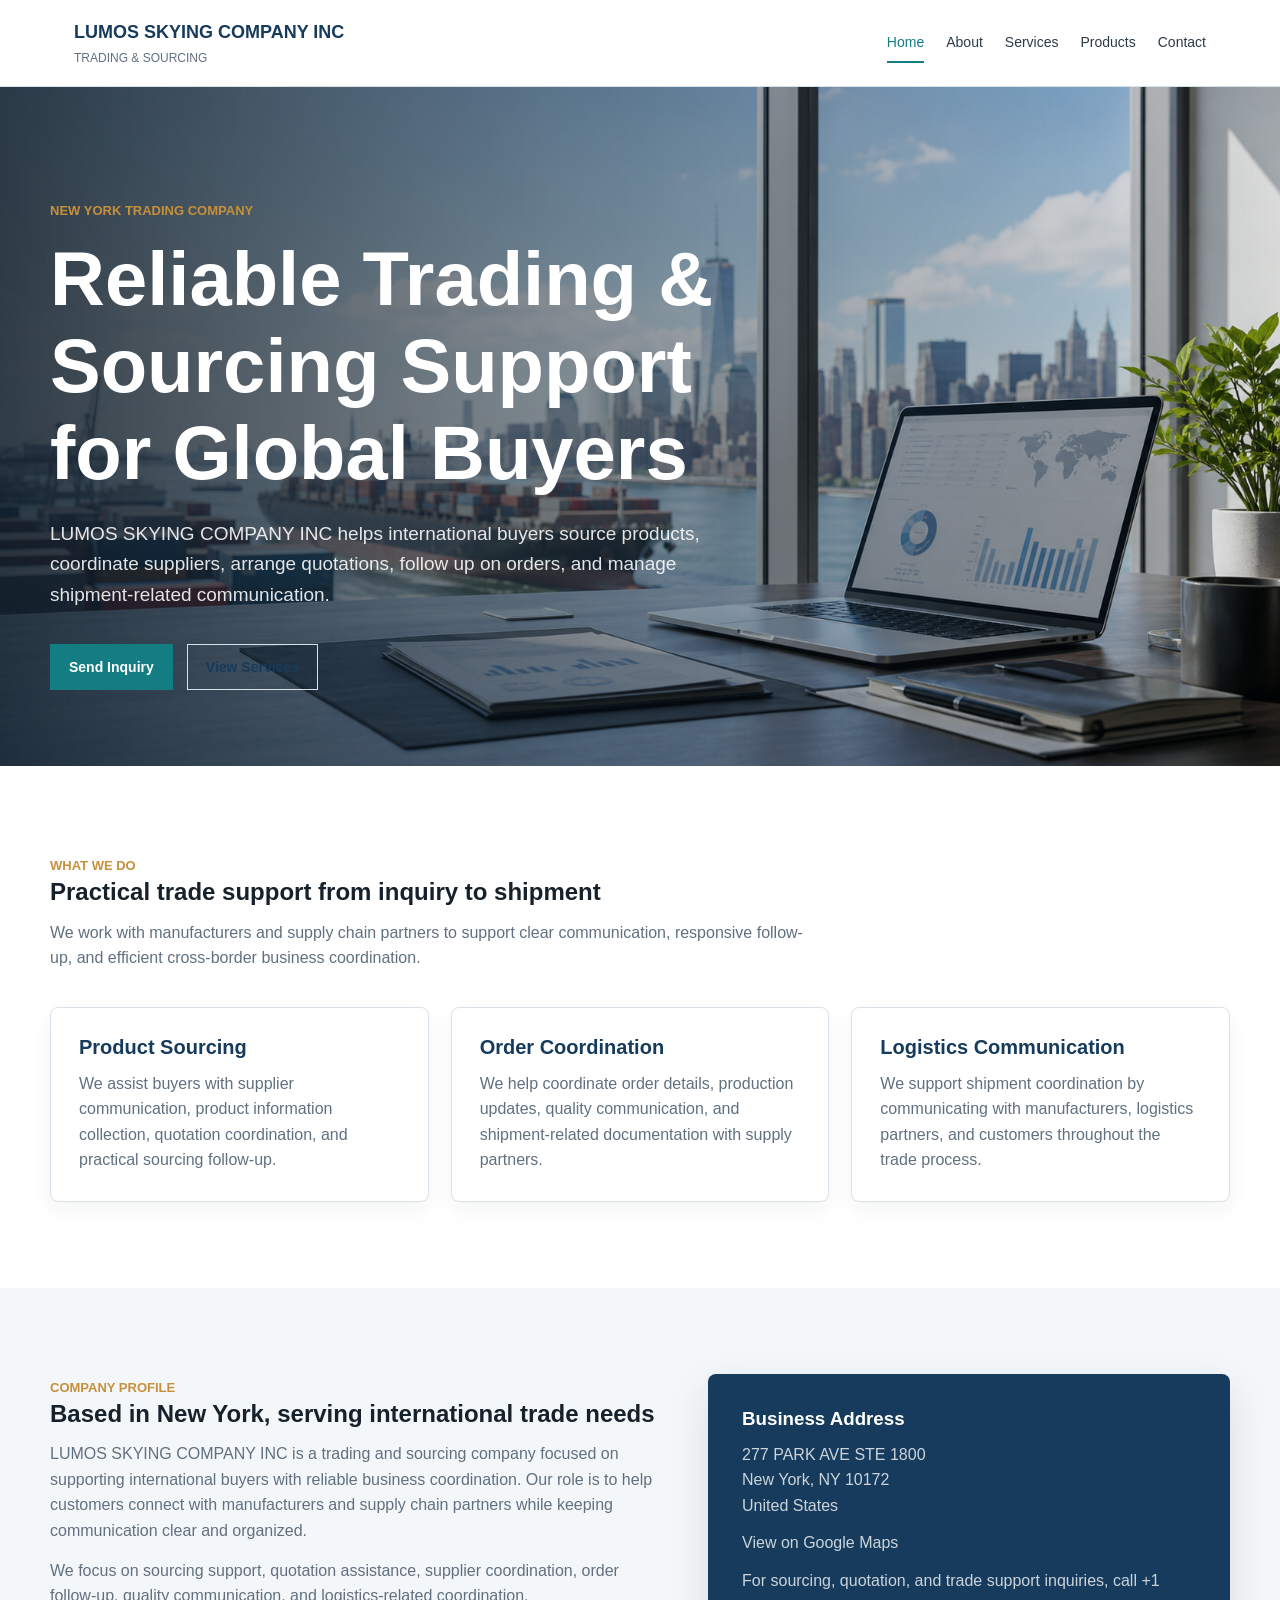
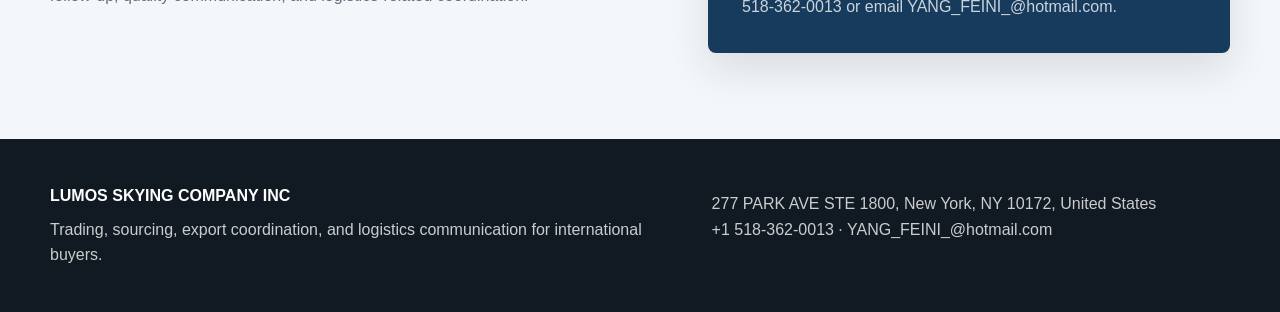
<file: index.html>
<!doctype html>
<html lang="en">
<head>
  <meta charset="utf-8">
  <meta name="viewport" content="width=device-width, initial-scale=1">
  <title>LUMOS SKYING COMPANY INC | Trading & Sourcing Company</title>
  <meta name="description" content="LUMOS SKYING COMPANY INC is a New York trading and sourcing company supporting international buyers with sourcing, quotations, supplier coordination, and logistics communication.">
  <link rel="stylesheet" href="styles.css">
</head>
<body>
  <header class="site-header">
    <nav class="nav" aria-label="Primary navigation">
      <a class="brand" href="index.html">
        <span class="brand-mark">LUMOS SKYING COMPANY INC</span>
        <span class="brand-sub">Trading & Sourcing</span>
      </a>
      <div class="nav-links">
        <a class="active" href="index.html">Home</a>
        <a href="about.html">About</a>
        <a href="services.html">Services</a>
        <a href="products.html">Products</a>
        <a href="contact.html">Contact</a>
      </div>
    </nav>
  </header>

  <main>
    <section class="hero">
      <div class="hero-inner">
        <span class="eyebrow">New York Trading Company</span>
        <h1>Reliable Trading & Sourcing Support for Global Buyers</h1>
        <p>LUMOS SKYING COMPANY INC helps international buyers source products, coordinate suppliers, arrange quotations, follow up on orders, and manage shipment-related communication.</p>
        <div class="hero-actions">
          <a class="button" href="contact.html">Send Inquiry</a>
          <a class="button secondary" href="services.html">View Services</a>
        </div>
      </div>
    </section>

    <section class="section">
      <div class="section-inner">
        <div class="section-head">
          <span class="eyebrow">What We Do</span>
          <h2>Practical trade support from inquiry to shipment</h2>
          <p>We work with manufacturers and supply chain partners to support clear communication, responsive follow-up, and efficient cross-border business coordination.</p>
        </div>
        <div class="grid three">
          <article class="card">
            <h3>Product Sourcing</h3>
            <p>We assist buyers with supplier communication, product information collection, quotation coordination, and practical sourcing follow-up.</p>
          </article>
          <article class="card">
            <h3>Order Coordination</h3>
            <p>We help coordinate order details, production updates, quality communication, and shipment-related documentation with supply partners.</p>
          </article>
          <article class="card">
            <h3>Logistics Communication</h3>
            <p>We support shipment coordination by communicating with manufacturers, logistics partners, and customers throughout the trade process.</p>
          </article>
        </div>
      </div>
    </section>

    <section class="section alt">
      <div class="section-inner split">
        <div class="text-block">
          <span class="eyebrow">Company Profile</span>
          <h2>Based in New York, serving international trade needs</h2>
          <p>LUMOS SKYING COMPANY INC is a trading and sourcing company focused on supporting international buyers with reliable business coordination. Our role is to help customers connect with manufacturers and supply chain partners while keeping communication clear and organized.</p>
          <p>We focus on sourcing support, quotation assistance, supplier coordination, order follow-up, quality communication, and logistics-related coordination.</p>
        </div>
        <aside class="fact-panel">
          <h3>Business Address</h3>
          <p>277 PARK AVE STE 1800<br>New York, NY 10172<br>United States</p>
          <p><a href="https://www.google.com/maps/search/?api=1&amp;query=LUMOS%20SKYING%20COMPANY%20INC%20277%20PARK%20AVE%20STE%201800%20New%20York%20NY%2010172" target="_blank" rel="noopener">View on Google Maps</a></p>
          <p>For sourcing, quotation, and trade support inquiries, call <a href="tel:+15183620013">+1 518-362-0013</a> or email <a href="mailto:YANG_FEINI_@hotmail.com">YANG_FEINI_@hotmail.com</a>.</p>
        </aside>
      </div>
    </section>
  </main>

  <footer class="site-footer">
    <div class="section-inner footer-grid">
      <div>
        <strong>LUMOS SKYING COMPANY INC</strong>
        <p>Trading, sourcing, export coordination, and logistics communication for international buyers.</p>
      </div>
      <p>277 PARK AVE STE 1800, New York, NY 10172, United States<br><a href="tel:+15183620013">+1 518-362-0013</a> &middot; <a href="mailto:YANG_FEINI_@hotmail.com">YANG_FEINI_@hotmail.com</a></p>
    </div>
  </footer>
</body>
</html>
</file>
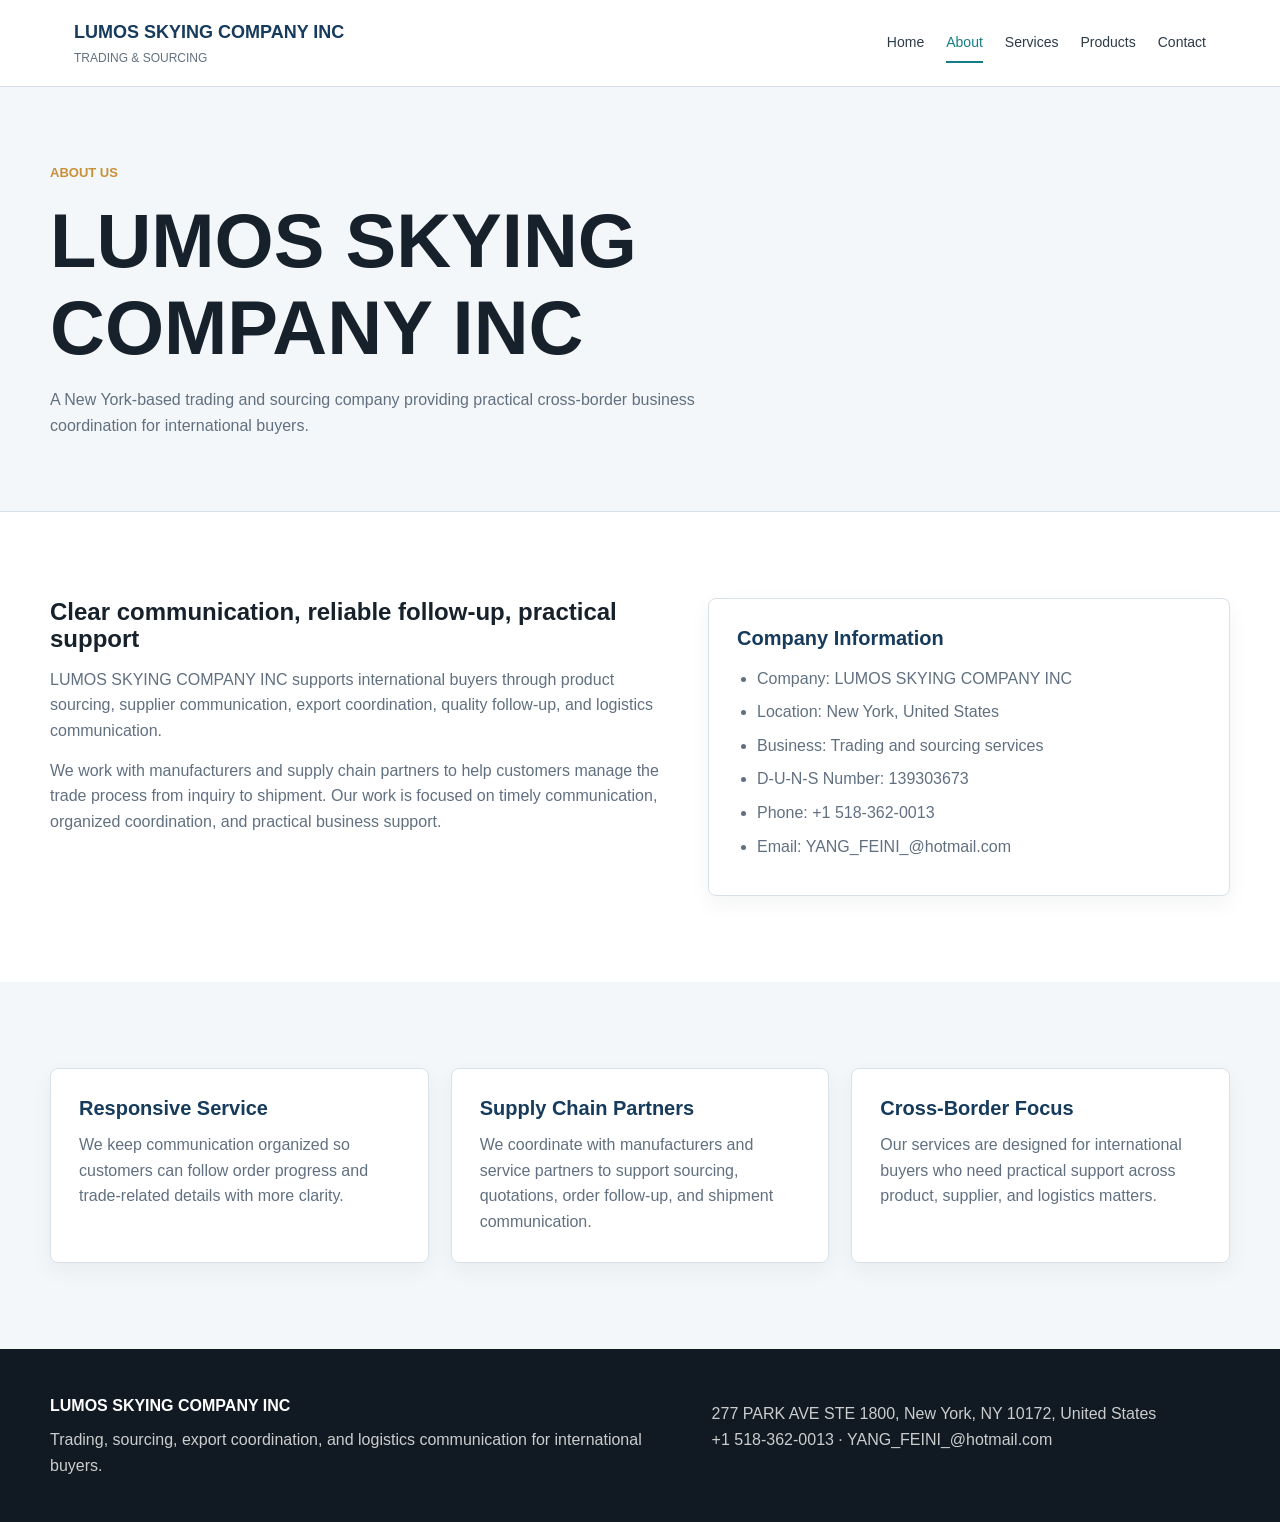
<file: about.html>
<!doctype html>
<html lang="en">
<head>
  <meta charset="utf-8">
  <meta name="viewport" content="width=device-width, initial-scale=1">
  <title>About | LUMOS SKYING COMPANY INC</title>
  <meta name="description" content="Learn about LUMOS SKYING COMPANY INC, a New York trading and sourcing company supporting international buyers.">
  <link rel="stylesheet" href="styles.css">
</head>
<body>
  <header class="site-header">
    <nav class="nav" aria-label="Primary navigation">
      <a class="brand" href="index.html">
        <span class="brand-mark">LUMOS SKYING COMPANY INC</span>
        <span class="brand-sub">Trading & Sourcing</span>
      </a>
      <div class="nav-links">
        <a href="index.html">Home</a>
        <a class="active" href="about.html">About</a>
        <a href="services.html">Services</a>
        <a href="products.html">Products</a>
        <a href="contact.html">Contact</a>
      </div>
    </nav>
  </header>

  <main>
    <section class="page-title">
      <div class="section-inner">
        <span class="eyebrow">About Us</span>
        <h1>LUMOS SKYING COMPANY INC</h1>
        <p>A New York-based trading and sourcing company providing practical cross-border business coordination for international buyers.</p>
      </div>
    </section>

    <section class="section">
      <div class="section-inner split">
        <div class="text-block">
          <h2>Clear communication, reliable follow-up, practical support</h2>
          <p>LUMOS SKYING COMPANY INC supports international buyers through product sourcing, supplier communication, export coordination, quality follow-up, and logistics communication.</p>
          <p>We work with manufacturers and supply chain partners to help customers manage the trade process from inquiry to shipment. Our work is focused on timely communication, organized coordination, and practical business support.</p>
        </div>
        <div class="card">
          <h3>Company Information</h3>
          <ul class="list">
            <li>Company: LUMOS SKYING COMPANY INC</li>
            <li>Location: New York, United States</li>
            <li>Business: Trading and sourcing services</li>
            <li>D-U-N-S Number: 139303673</li>
            <li>Phone: <a href="tel:+15183620013">+1 518-362-0013</a></li>
            <li>Email: <a href="mailto:YANG_FEINI_@hotmail.com">YANG_FEINI_@hotmail.com</a></li>
          </ul>
        </div>
      </div>
    </section>

    <section class="section alt">
      <div class="section-inner">
        <div class="grid three">
          <article class="card">
            <h3>Responsive Service</h3>
            <p>We keep communication organized so customers can follow order progress and trade-related details with more clarity.</p>
          </article>
          <article class="card">
            <h3>Supply Chain Partners</h3>
            <p>We coordinate with manufacturers and service partners to support sourcing, quotations, order follow-up, and shipment communication.</p>
          </article>
          <article class="card">
            <h3>Cross-Border Focus</h3>
            <p>Our services are designed for international buyers who need practical support across product, supplier, and logistics matters.</p>
          </article>
        </div>
      </div>
    </section>
  </main>

  <footer class="site-footer">
    <div class="section-inner footer-grid">
      <div>
        <strong>LUMOS SKYING COMPANY INC</strong>
        <p>Trading, sourcing, export coordination, and logistics communication for international buyers.</p>
      </div>
      <p>277 PARK AVE STE 1800, New York, NY 10172, United States<br><a href="tel:+15183620013">+1 518-362-0013</a> &middot; <a href="mailto:YANG_FEINI_@hotmail.com">YANG_FEINI_@hotmail.com</a></p>
    </div>
  </footer>
</body>
</html>
</file>
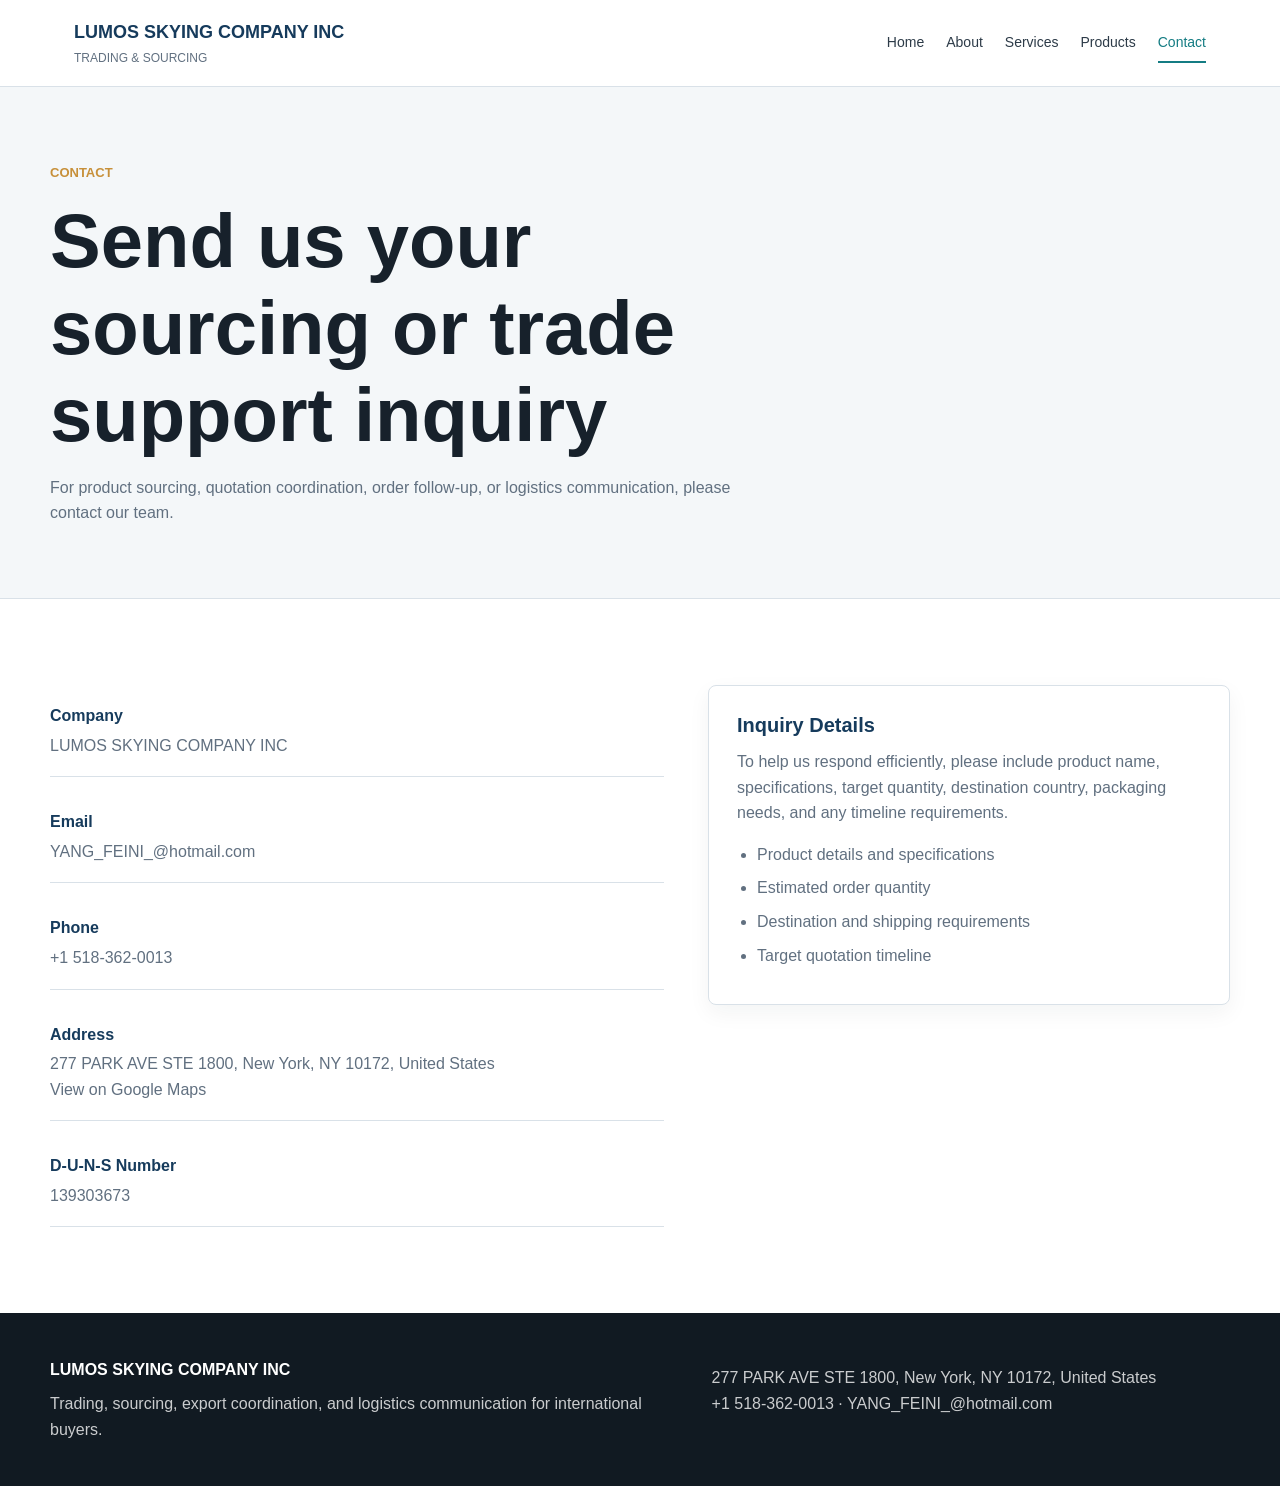
<file: contact.html>
<!doctype html>
<html lang="en">
<head>
  <meta charset="utf-8">
  <meta name="viewport" content="width=device-width, initial-scale=1">
  <title>Contact | LUMOS SKYING COMPANY INC</title>
  <meta name="description" content="Contact LUMOS SKYING COMPANY INC for sourcing, quotations, supplier coordination, and trade support.">
  <link rel="stylesheet" href="styles.css">
</head>
<body>
  <header class="site-header">
    <nav class="nav" aria-label="Primary navigation">
      <a class="brand" href="index.html">
        <span class="brand-mark">LUMOS SKYING COMPANY INC</span>
        <span class="brand-sub">Trading & Sourcing</span>
      </a>
      <div class="nav-links">
        <a href="index.html">Home</a>
        <a href="about.html">About</a>
        <a href="services.html">Services</a>
        <a href="products.html">Products</a>
        <a class="active" href="contact.html">Contact</a>
      </div>
    </nav>
  </header>

  <main>
    <section class="page-title">
      <div class="section-inner">
        <span class="eyebrow">Contact</span>
        <h1>Send us your sourcing or trade support inquiry</h1>
        <p>For product sourcing, quotation coordination, order follow-up, or logistics communication, please contact our team.</p>
      </div>
    </section>

    <section class="section">
      <div class="section-inner split">
        <div class="contact-box">
          <div class="contact-item">
            <strong>Company</strong>
            <span>LUMOS SKYING COMPANY INC</span>
          </div>
          <div class="contact-item">
            <strong>Email</strong>
            <span><a href="mailto:YANG_FEINI_@hotmail.com">YANG_FEINI_@hotmail.com</a></span>
          </div>
          <div class="contact-item">
            <strong>Phone</strong>
            <span><a href="tel:+15183620013">+1 518-362-0013</a></span>
          </div>
          <div class="contact-item">
            <strong>Address</strong>
            <span>277 PARK AVE STE 1800, New York, NY 10172, United States<br><a href="https://www.google.com/maps/search/?api=1&amp;query=LUMOS%20SKYING%20COMPANY%20INC%20277%20PARK%20AVE%20STE%201800%20New%20York%20NY%2010172" target="_blank" rel="noopener">View on Google Maps</a></span>
          </div>
          <div class="contact-item">
            <strong>D-U-N-S Number</strong>
            <span>139303673</span>
          </div>
        </div>
        <div class="card">
          <h3>Inquiry Details</h3>
          <p>To help us respond efficiently, please include product name, specifications, target quantity, destination country, packaging needs, and any timeline requirements.</p>
          <ul class="list">
            <li>Product details and specifications</li>
            <li>Estimated order quantity</li>
            <li>Destination and shipping requirements</li>
            <li>Target quotation timeline</li>
          </ul>
        </div>
      </div>
    </section>
  </main>

  <footer class="site-footer">
    <div class="section-inner footer-grid">
      <div>
        <strong>LUMOS SKYING COMPANY INC</strong>
        <p>Trading, sourcing, export coordination, and logistics communication for international buyers.</p>
      </div>
      <p>277 PARK AVE STE 1800, New York, NY 10172, United States<br><a href="tel:+15183620013">+1 518-362-0013</a> &middot; <a href="mailto:YANG_FEINI_@hotmail.com">YANG_FEINI_@hotmail.com</a></p>
    </div>
  </footer>
</body>
</html>
</file>
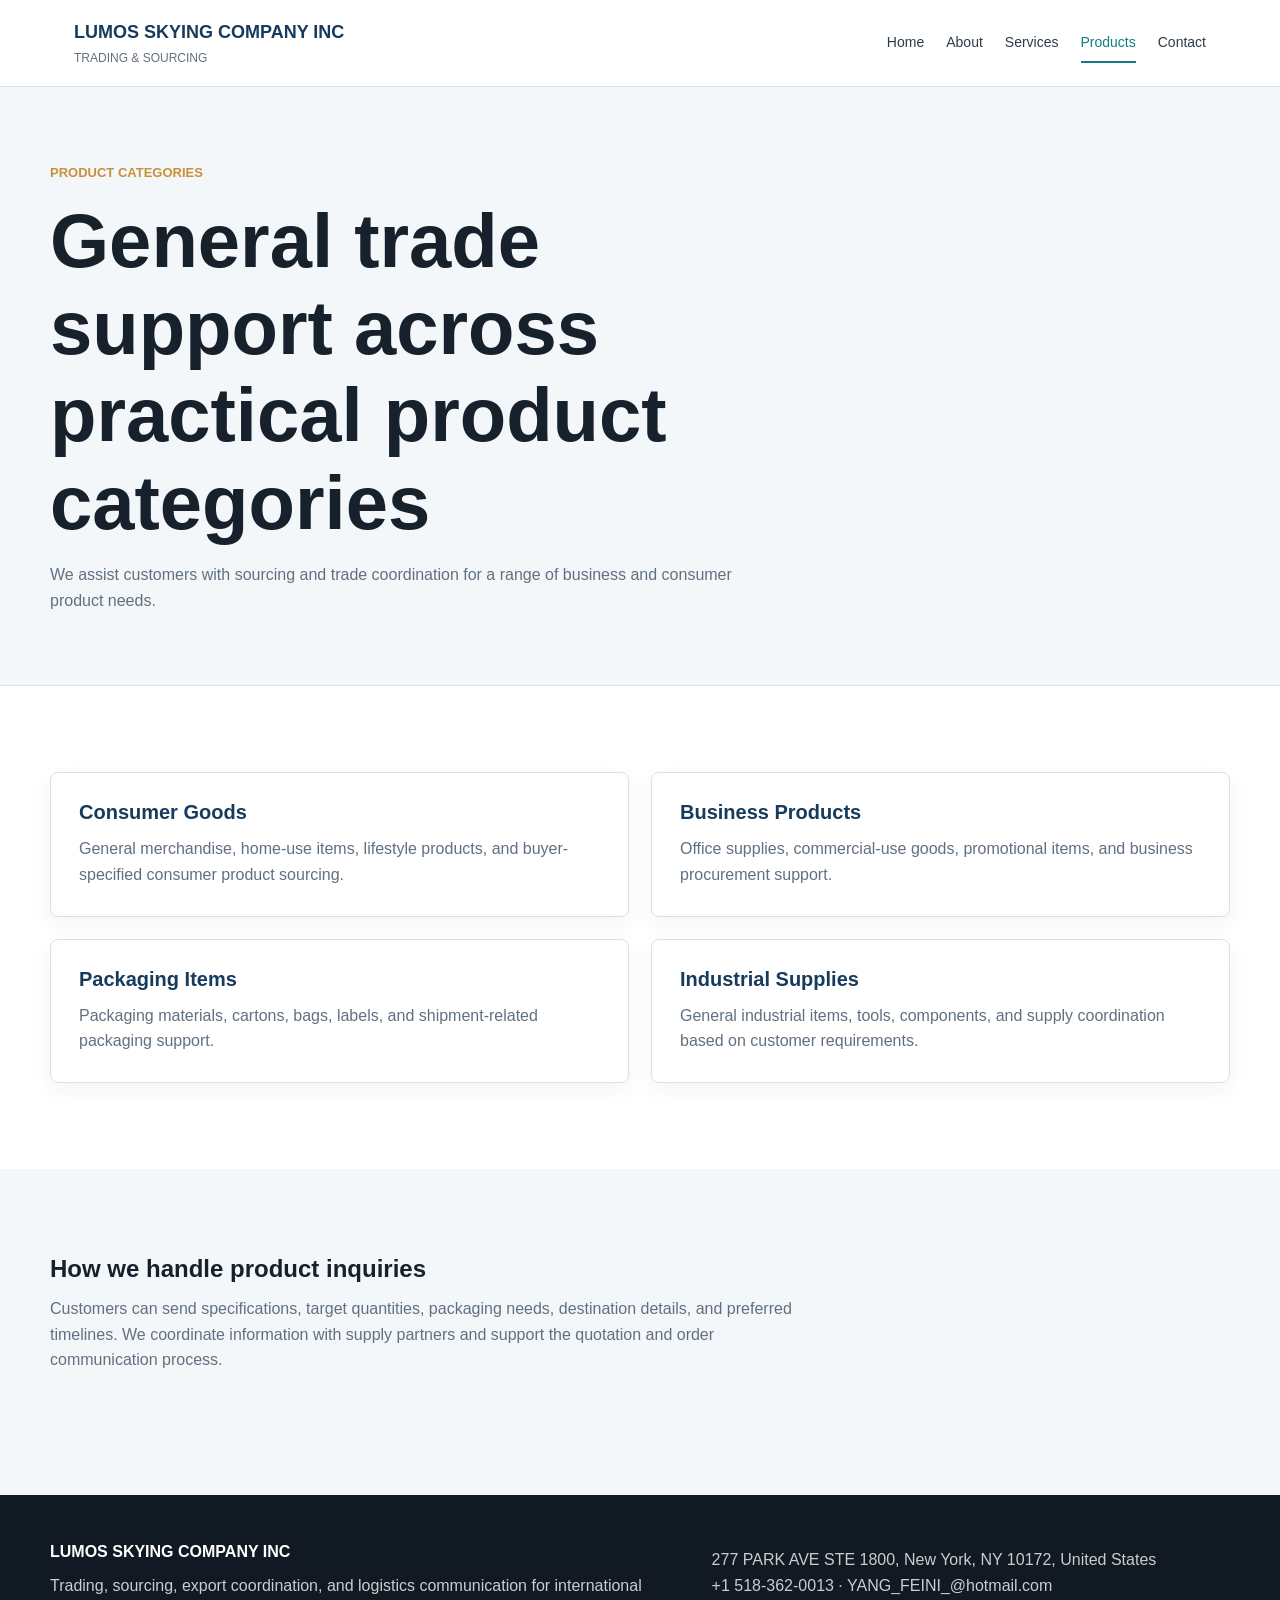
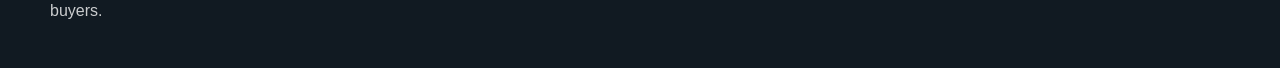
<file: products.html>
<!doctype html>
<html lang="en">
<head>
  <meta charset="utf-8">
  <meta name="viewport" content="width=device-width, initial-scale=1">
  <title>Products | LUMOS SKYING COMPANY INC</title>
  <meta name="description" content="LUMOS SKYING COMPANY INC supports sourcing for consumer goods, business products, packaging items, and industrial supplies.">
  <link rel="stylesheet" href="styles.css">
</head>
<body>
  <header class="site-header">
    <nav class="nav" aria-label="Primary navigation">
      <a class="brand" href="index.html">
        <span class="brand-mark">LUMOS SKYING COMPANY INC</span>
        <span class="brand-sub">Trading & Sourcing</span>
      </a>
      <div class="nav-links">
        <a href="index.html">Home</a>
        <a href="about.html">About</a>
        <a href="services.html">Services</a>
        <a class="active" href="products.html">Products</a>
        <a href="contact.html">Contact</a>
      </div>
    </nav>
  </header>

  <main>
    <section class="page-title">
      <div class="section-inner">
        <span class="eyebrow">Product Categories</span>
        <h1>General trade support across practical product categories</h1>
        <p>We assist customers with sourcing and trade coordination for a range of business and consumer product needs.</p>
      </div>
    </section>

    <section class="section">
      <div class="section-inner grid two">
        <article class="card">
          <h3>Consumer Goods</h3>
          <p>General merchandise, home-use items, lifestyle products, and buyer-specified consumer product sourcing.</p>
        </article>
        <article class="card">
          <h3>Business Products</h3>
          <p>Office supplies, commercial-use goods, promotional items, and business procurement support.</p>
        </article>
        <article class="card">
          <h3>Packaging Items</h3>
          <p>Packaging materials, cartons, bags, labels, and shipment-related packaging support.</p>
        </article>
        <article class="card">
          <h3>Industrial Supplies</h3>
          <p>General industrial items, tools, components, and supply coordination based on customer requirements.</p>
        </article>
      </div>
    </section>

    <section class="section alt">
      <div class="section-inner">
        <div class="section-head">
          <h2>How we handle product inquiries</h2>
          <p>Customers can send specifications, target quantities, packaging needs, destination details, and preferred timelines. We coordinate information with supply partners and support the quotation and order communication process.</p>
        </div>
      </div>
    </section>
  </main>

  <footer class="site-footer">
    <div class="section-inner footer-grid">
      <div>
        <strong>LUMOS SKYING COMPANY INC</strong>
        <p>Trading, sourcing, export coordination, and logistics communication for international buyers.</p>
      </div>
      <p>277 PARK AVE STE 1800, New York, NY 10172, United States<br><a href="tel:+15183620013">+1 518-362-0013</a> &middot; <a href="mailto:YANG_FEINI_@hotmail.com">YANG_FEINI_@hotmail.com</a></p>
    </div>
  </footer>
</body>
</html>
</file>
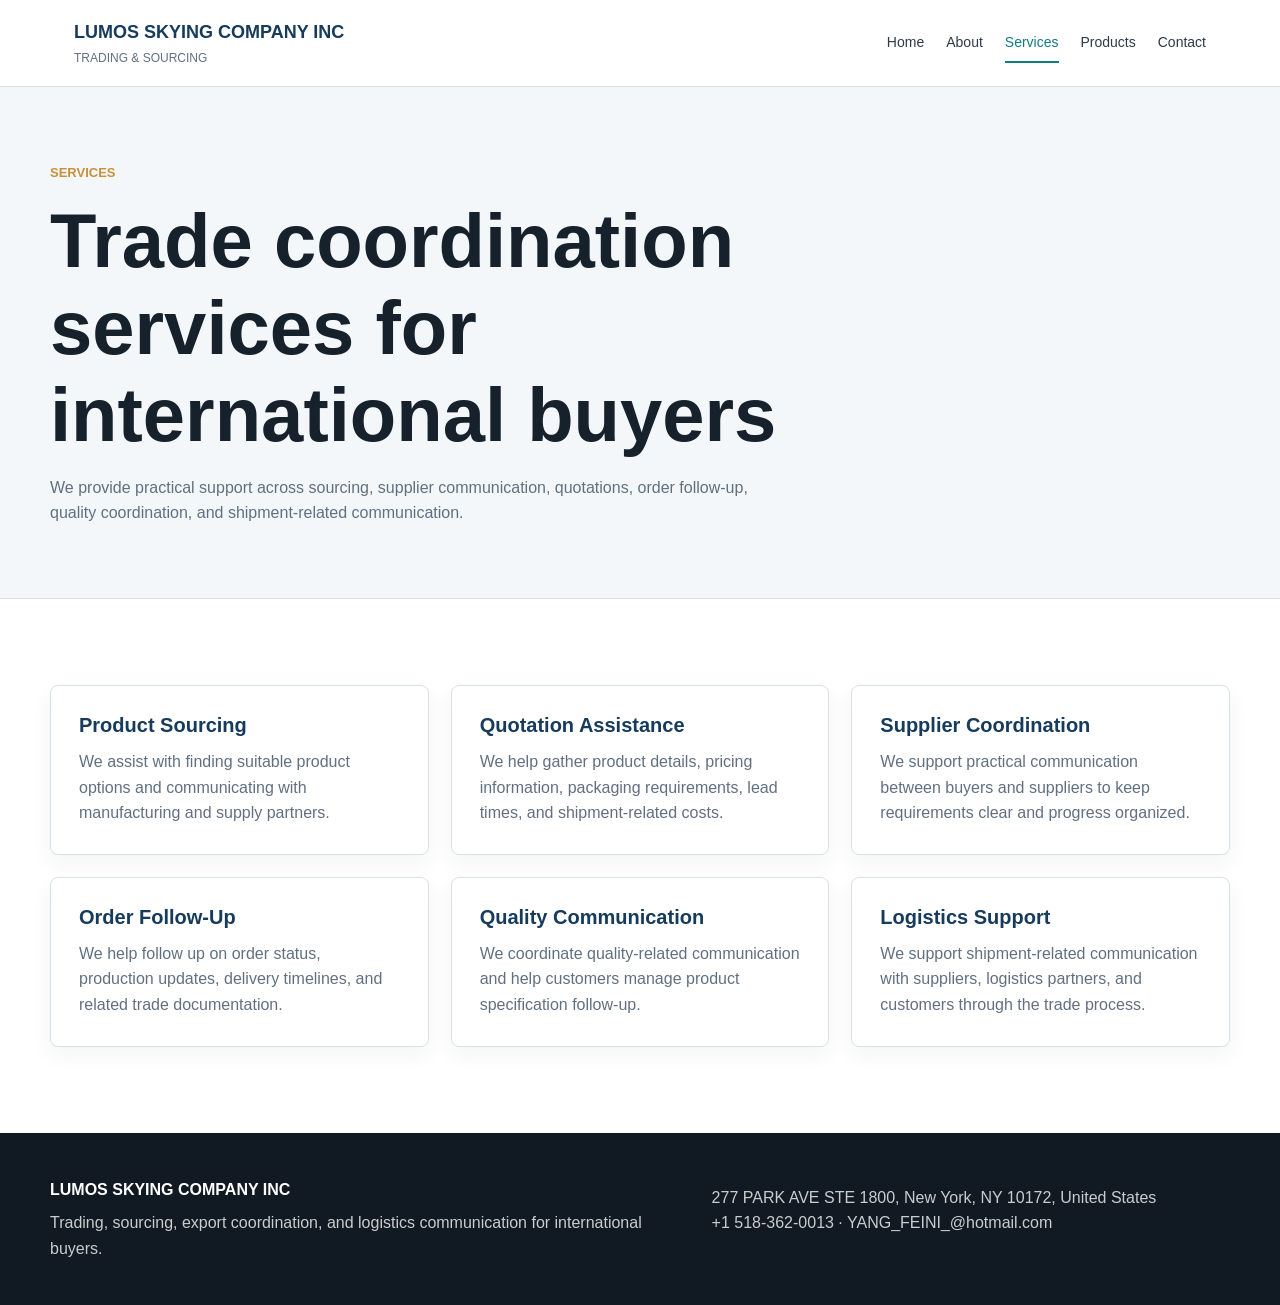
<file: services.html>
<!doctype html>
<html lang="en">
<head>
  <meta charset="utf-8">
  <meta name="viewport" content="width=device-width, initial-scale=1">
  <title>Services | LUMOS SKYING COMPANY INC</title>
  <meta name="description" content="Product sourcing, supplier coordination, quotation assistance, order follow-up, quality communication, and logistics support.">
  <link rel="stylesheet" href="styles.css">
</head>
<body>
  <header class="site-header">
    <nav class="nav" aria-label="Primary navigation">
      <a class="brand" href="index.html">
        <span class="brand-mark">LUMOS SKYING COMPANY INC</span>
        <span class="brand-sub">Trading & Sourcing</span>
      </a>
      <div class="nav-links">
        <a href="index.html">Home</a>
        <a href="about.html">About</a>
        <a class="active" href="services.html">Services</a>
        <a href="products.html">Products</a>
        <a href="contact.html">Contact</a>
      </div>
    </nav>
  </header>

  <main>
    <section class="page-title">
      <div class="section-inner">
        <span class="eyebrow">Services</span>
        <h1>Trade coordination services for international buyers</h1>
        <p>We provide practical support across sourcing, supplier communication, quotations, order follow-up, quality coordination, and shipment-related communication.</p>
      </div>
    </section>

    <section class="section">
      <div class="section-inner grid three">
        <article class="card">
          <h3>Product Sourcing</h3>
          <p>We assist with finding suitable product options and communicating with manufacturing and supply partners.</p>
        </article>
        <article class="card">
          <h3>Quotation Assistance</h3>
          <p>We help gather product details, pricing information, packaging requirements, lead times, and shipment-related costs.</p>
        </article>
        <article class="card">
          <h3>Supplier Coordination</h3>
          <p>We support practical communication between buyers and suppliers to keep requirements clear and progress organized.</p>
        </article>
        <article class="card">
          <h3>Order Follow-Up</h3>
          <p>We help follow up on order status, production updates, delivery timelines, and related trade documentation.</p>
        </article>
        <article class="card">
          <h3>Quality Communication</h3>
          <p>We coordinate quality-related communication and help customers manage product specification follow-up.</p>
        </article>
        <article class="card">
          <h3>Logistics Support</h3>
          <p>We support shipment-related communication with suppliers, logistics partners, and customers through the trade process.</p>
        </article>
      </div>
    </section>
  </main>

  <footer class="site-footer">
    <div class="section-inner footer-grid">
      <div>
        <strong>LUMOS SKYING COMPANY INC</strong>
        <p>Trading, sourcing, export coordination, and logistics communication for international buyers.</p>
      </div>
      <p>277 PARK AVE STE 1800, New York, NY 10172, United States<br><a href="tel:+15183620013">+1 518-362-0013</a> &middot; <a href="mailto:YANG_FEINI_@hotmail.com">YANG_FEINI_@hotmail.com</a></p>
    </div>
  </footer>
</body>
</html>
</file>
<file: styles.css>
:root {
  --ink: #17212b;
  --muted: #617080;
  --line: #d9e1e8;
  --paper: #ffffff;
  --soft: #f4f7f9;
  --navy: #163b5c;
  --teal: #147c83;
  --gold: #c7903a;
  --shadow: 0 16px 40px rgba(23, 33, 43, 0.12);
}

* {
  box-sizing: border-box;
}

body {
  margin: 0;
  color: var(--ink);
  background: var(--paper);
  font-family: Arial, Helvetica, sans-serif;
  line-height: 1.6;
}

a {
  color: inherit;
  text-decoration: none;
}

.site-header {
  position: sticky;
  top: 0;
  z-index: 10;
  background: rgba(255, 255, 255, 0.96);
  border-bottom: 1px solid var(--line);
}

.nav {
  max-width: 1180px;
  margin: 0 auto;
  padding: 18px 24px;
  display: flex;
  align-items: center;
  justify-content: space-between;
  gap: 28px;
}

.brand {
  display: grid;
  gap: 2px;
}

.brand-mark {
  color: var(--navy);
  font-size: 18px;
  font-weight: 700;
  letter-spacing: 0;
}

.brand-sub {
  color: var(--muted);
  font-size: 12px;
  text-transform: uppercase;
}

.nav-links {
  display: flex;
  align-items: center;
  gap: 22px;
  color: #2d3b48;
  font-size: 14px;
}

.nav-links a {
  padding: 8px 0;
  border-bottom: 2px solid transparent;
}

.nav-links a:hover,
.nav-links a.active {
  color: var(--teal);
  border-bottom-color: var(--teal);
}

.button {
  display: inline-flex;
  align-items: center;
  justify-content: center;
  min-height: 44px;
  padding: 11px 18px;
  border: 1px solid var(--teal);
  background: var(--teal);
  color: #fff;
  font-weight: 700;
  font-size: 14px;
}

.button.secondary {
  background: transparent;
  color: var(--navy);
  border-color: var(--line);
}

.hero {
  min-height: 620px;
  display: grid;
  align-items: end;
  background:
    linear-gradient(90deg, rgba(10, 24, 36, 0.84), rgba(10, 24, 36, 0.48) 44%, rgba(10, 24, 36, 0.10)),
    url("assets/hero-trade.png") center / cover no-repeat;
  color: #fff;
}

.hero-inner,
.section-inner {
  width: min(1180px, calc(100% - 48px));
  margin: 0 auto;
}

.hero-inner {
  padding: 110px 0 76px;
}

.eyebrow {
  color: var(--gold);
  font-size: 13px;
  font-weight: 700;
  text-transform: uppercase;
  letter-spacing: 0;
}

h1,
h2,
h3 {
  margin: 0;
  line-height: 1.15;
}

h1 {
  max-width: 760px;
  margin-top: 12px;
  font-size: clamp(42px, 7vw, 76px);
}

.hero p {
  max-width: 670px;
  margin: 22px 0 0;
  color: rgba(255, 255, 255, 0.88);
  font-size: 19px;
}

.hero-actions {
  margin-top: 34px;
  display: flex;
  flex-wrap: wrap;
  gap: 14px;
}

.section {
  padding: 86px 0;
}

.section.alt {
  background: var(--soft);
}

.section-head {
  max-width: 760px;
  margin-bottom: 36px;
}

.section-head p,
.text-block p {
  color: var(--muted);
  margin: 14px 0 0;
}

.grid {
  display: grid;
  gap: 22px;
}

.grid.three {
  grid-template-columns: repeat(3, minmax(0, 1fr));
}

.grid.two {
  grid-template-columns: repeat(2, minmax(0, 1fr));
}

.card {
  background: #fff;
  border: 1px solid var(--line);
  border-radius: 8px;
  padding: 28px;
  box-shadow: 0 8px 22px rgba(23, 33, 43, 0.05);
}

.card h3 {
  font-size: 20px;
  color: var(--navy);
}

.card p {
  color: var(--muted);
  margin: 12px 0 0;
}

.list {
  margin: 16px 0 0;
  padding-left: 20px;
  color: var(--muted);
}

.list li {
  margin: 8px 0;
}

.split {
  display: grid;
  grid-template-columns: 1fr 0.85fr;
  gap: 44px;
  align-items: start;
}

.fact-panel {
  background: var(--navy);
  color: #fff;
  border-radius: 8px;
  padding: 34px;
  box-shadow: var(--shadow);
}

.fact-panel p {
  margin: 12px 0 0;
  color: rgba(255, 255, 255, 0.78);
}

.contact-box {
  display: grid;
  gap: 14px;
}

.contact-item {
  padding: 18px 0;
  border-bottom: 1px solid var(--line);
}

.contact-item strong {
  display: block;
  color: var(--navy);
}

.contact-item span {
  display: block;
  color: var(--muted);
  margin-top: 4px;
}

.page-title {
  background: var(--soft);
  border-bottom: 1px solid var(--line);
}

.page-title .section-inner {
  padding: 72px 0;
}

.page-title p {
  max-width: 720px;
  color: var(--muted);
  margin: 16px 0 0;
}

.site-footer {
  background: #111a22;
  color: rgba(255, 255, 255, 0.78);
  padding: 44px 0;
}

.footer-grid {
  display: grid;
  grid-template-columns: 1.1fr 0.9fr;
  gap: 28px;
  align-items: start;
}

.site-footer strong {
  color: #fff;
}

.site-footer p {
  margin: 8px 0 0;
}

@media (max-width: 820px) {
  .nav {
    align-items: flex-start;
    flex-direction: column;
  }

  .nav-links {
    flex-wrap: wrap;
    gap: 12px 18px;
  }

  .hero {
    min-height: 560px;
  }

  .hero-inner,
  .section-inner {
    width: min(100% - 32px, 1180px);
  }

  .section {
    padding: 62px 0;
  }

  .grid.three,
  .grid.two,
  .split,
  .footer-grid {
    grid-template-columns: 1fr;
  }
}
</file>
